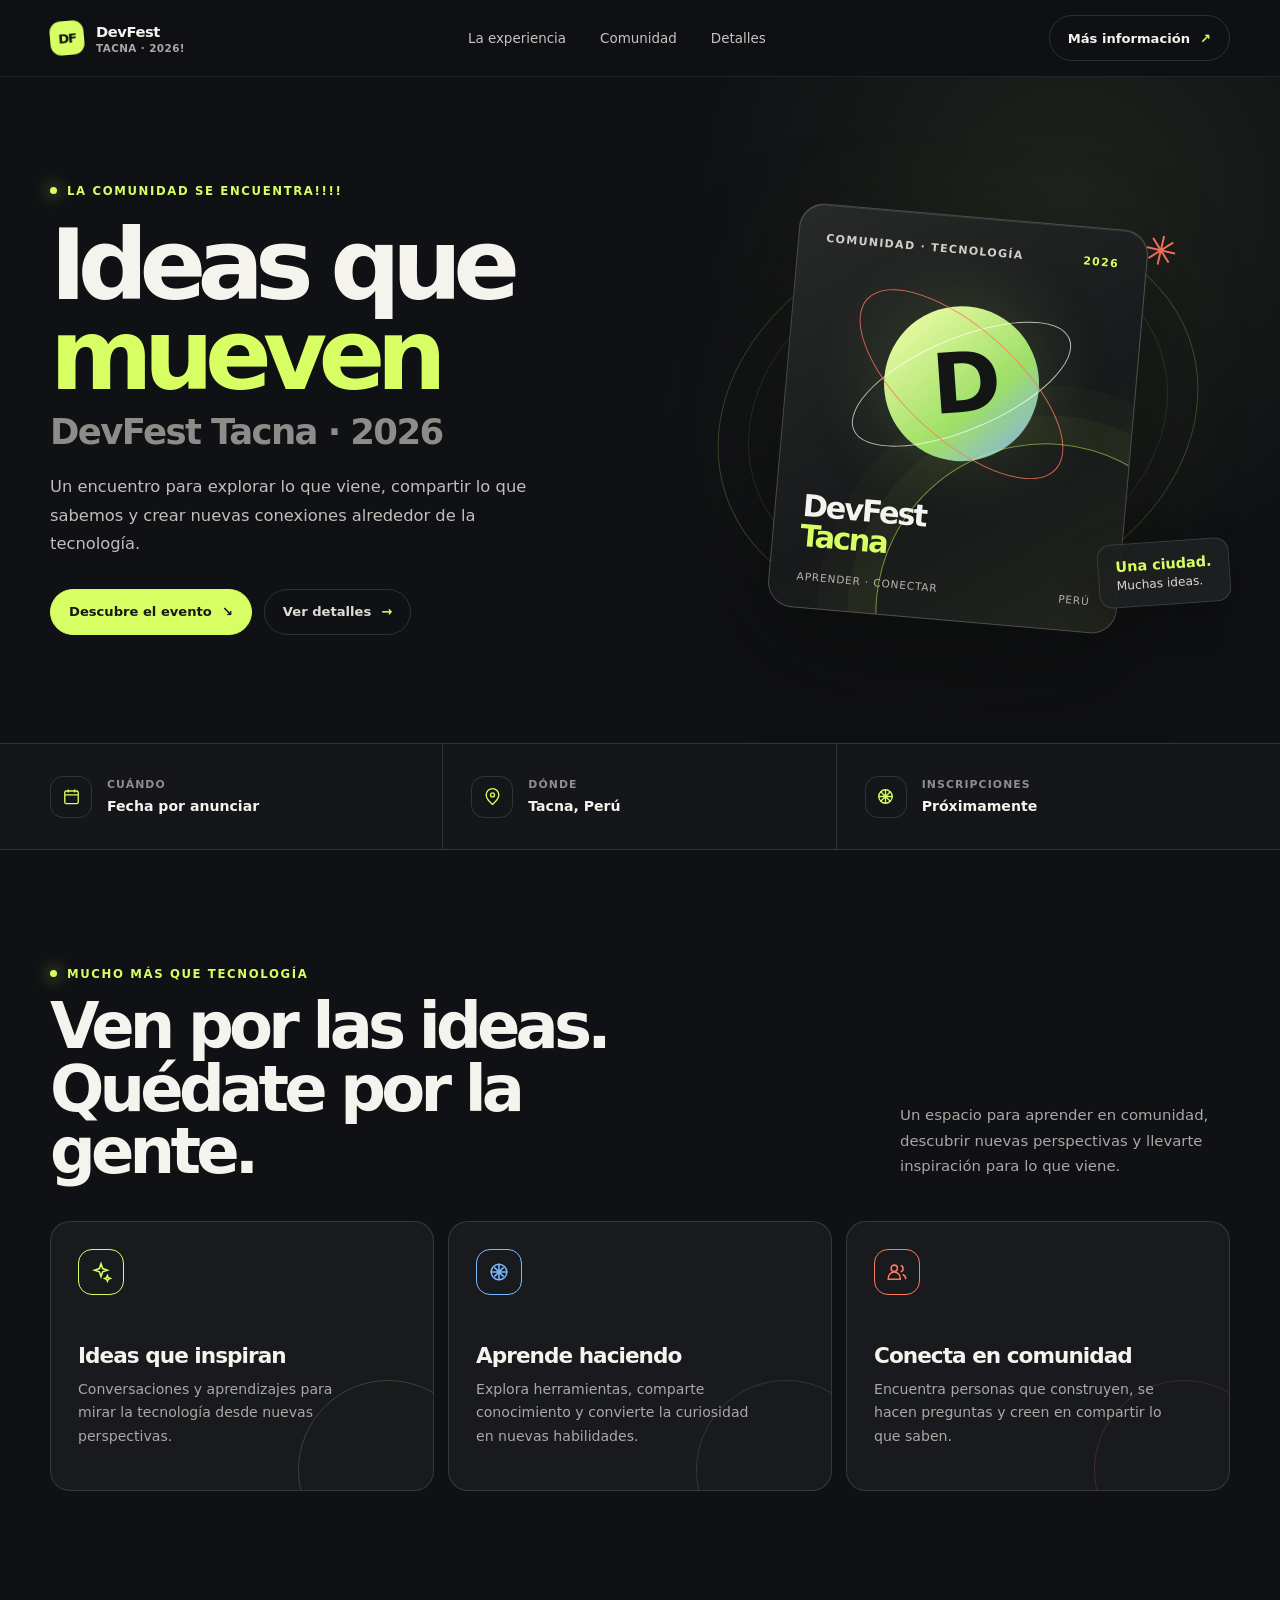
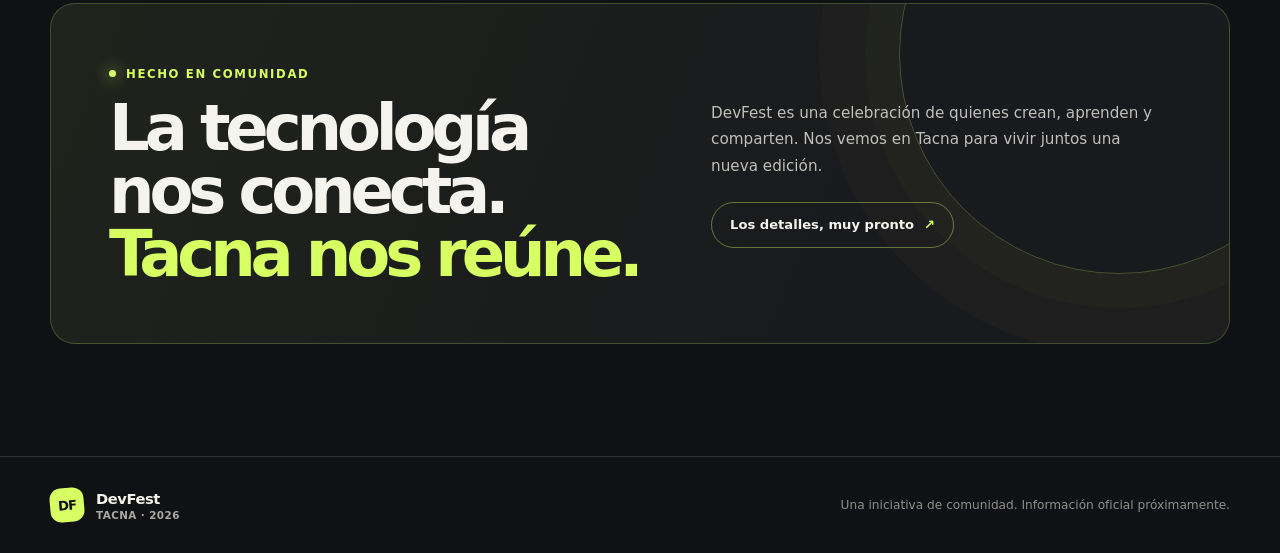
<file: public/index.html>
<!DOCTYPE html>
<html lang="es">
  <head>
    <meta charset="utf-8">
    <meta name="viewport" content="width=device-width, initial-scale=1">
    <meta name="theme-color" content="#101114">
    <meta name="description" content="DevFest Tacna 2026: tecnología, ideas y comunidad. Muy pronto compartiremos todos los detalles.">
    <title>DevFest Tacna 2026 — La tecnología nos conecta!</title>
    <link rel="stylesheet" href="styles.css">
  </head>
  <body>
    <header class="topbar">
      <nav class="nav wrap" aria-label="Navegación principal">
        <a class="brand" href="#inicio" aria-label="DevFest Tacna, inicio">
          <span class="brand-mark" aria-hidden="true">DF</span>
          <span>DevFest <small>TACNA · 2026!</small></span>
        </a>
        <div class="nav-links" id="nav-links">
          <a href="#experiencia">La experiencia</a>
          <a href="#comunidad">Comunidad</a>
          <a href="#detalles">Detalles</a>
        </div>
        <a class="nav-cta" href="#detalles">Más información <span aria-hidden="true">↗</span></a>
        <button class="menu-toggle" type="button" aria-label="Abrir menú" aria-expanded="false" aria-controls="nav-links">
          <svg viewBox="0 0 24 24" width="19" height="19" fill="none" stroke="currentColor" stroke-width="1.8" aria-hidden="true"><path d="M4 7h16M4 12h16M4 17h16"/></svg>
        </button>
      </nav>
    </header>

    <main>
      <section class="hero" id="inicio">
        <div class="hero-grid wrap">
          <div class="hero-copy">
            <span class="eyebrow">La comunidad se encuentra!!!!</span>
            <h1>Ideas que<br><span class="line-two">mueven</span><span class="tacna">DevFest Tacna · 2026</span></h1>
            <p>Un encuentro para explorar lo que viene, compartir lo que sabemos y crear nuevas conexiones alrededor de la tecnología.</p>
            <div class="hero-actions">
              <a class="button button-primary" href="#experiencia">Descubre el evento <span class="arrow" aria-hidden="true">↘</span></a>
              <a class="button button-quiet" href="#detalles">Ver detalles <span class="arrow" aria-hidden="true">→</span></a>
            </div>
          </div>
          <div class="hero-art" aria-label="Ilustración de DevFest Tacna 2026" role="img">
            <div class="art-orbit" aria-hidden="true"></div>
            <div class="art-glow" aria-hidden="true"></div>
            <span class="floating-star" aria-hidden="true">✳</span>
            <div class="event-card" aria-hidden="true">
              <div class="card-top"><span>Comunidad · Tecnología</span><span>2026</span></div>
              <div class="card-art">
                <div class="card-sun"></div>
                <div class="card-ring"></div>
                <div class="card-ring ring-two"></div>
                <span class="card-monogram">D</span>
              </div>
              <h2 class="card-title">DevFest<span>Tacna</span></h2>
              <div class="card-footer"><span>Aprender · Conectar</span><span>Perú</span></div>
            </div>
            <div class="floating-note"><strong>Una ciudad.</strong>Muchas ideas.</div>
          </div>
        </div>
      </section>

      <section class="details" id="detalles" aria-label="Información del evento">
        <div class="details-grid wrap">
          <div class="detail">
            <span class="detail-icon" aria-hidden="true"><svg viewBox="0 0 24 24" fill="none" stroke="currentColor" stroke-width="1.7"><rect x="3.5" y="5" width="17" height="16" rx="2"/><path d="M16 3v4M8 3v4M4 10h16"/></svg></span>
            <span><span class="detail-label">Cuándo</span><strong>Fecha por anunciar</strong></span>
          </div>
          <div class="detail">
            <span class="detail-icon" aria-hidden="true"><svg viewBox="0 0 24 24" fill="none" stroke="currentColor" stroke-width="1.7"><path d="M20 10c0 5-8 12-8 12S4 15 4 10a8 8 0 1 1 16 0Z"/><circle cx="12" cy="10" r="2.5"/></svg></span>
            <span><span class="detail-label">Dónde</span><strong>Tacna, Perú</strong></span>
          </div>
          <div class="detail">
            <span class="detail-icon" aria-hidden="true"><svg viewBox="0 0 24 24" fill="none" stroke="currentColor" stroke-width="1.7"><path d="M12 3v18M3 12h18M5.64 5.64l12.72 12.72m0-12.72L5.64 18.36"/><circle cx="12" cy="12" r="8.5"/></svg></span>
            <span><span class="detail-label">Inscripciones</span><strong>Próximamente</strong></span>
          </div>
        </div>
      </section>

      <section class="content-section" id="experiencia">
        <div class="wrap">
          <div class="section-heading">
            <div><span class="eyebrow">Mucho más que tecnología</span><h2>Ven por las ideas.<br>Quédate por la gente.</h2></div>
            <p>Un espacio para aprender en comunidad, descubrir nuevas perspectivas y llevarte inspiración para lo que viene.</p>
          </div>
          <div class="experience-grid">
            <article class="experience-card">
              <span class="experience-icon" aria-hidden="true"><svg viewBox="0 0 24 24" fill="none" stroke="currentColor" stroke-width="1.7"><path d="m12 3 1.8 5.2L19 10l-5.2 1.8L12 17l-1.8-5.2L5 10l5.2-1.8L12 3Z"/><path d="m19 16 .9 2.1L22 19l-2.1.9L19 22l-.9-2.1L16 19l2.1-.9L19 16Z"/></svg></span>
              <h3>Ideas que inspiran</h3><p>Conversaciones y aprendizajes para mirar la tecnología desde nuevas perspectivas.</p>
            </article>
            <article class="experience-card">
              <span class="experience-icon" aria-hidden="true"><svg viewBox="0 0 24 24" fill="none" stroke="currentColor" stroke-width="1.7"><path d="M12 3v18M3 12h18"/><circle cx="12" cy="12" r="8.5"/><path d="m7 7 10 10m0-10L7 17"/></svg></span>
              <h3>Aprende haciendo</h3><p>Explora herramientas, comparte conocimiento y convierte la curiosidad en nuevas habilidades.</p>
            </article>
            <article class="experience-card">
              <span class="experience-icon" aria-hidden="true"><svg viewBox="0 0 24 24" fill="none" stroke="currentColor" stroke-width="1.7"><circle cx="9" cy="8" r="3.5"/><path d="M2.5 20v-1.5a6.5 6.5 0 0 1 13 0V20ZM16 5a3.5 3.5 0 0 1 0 6.8m2 3a5 5 0 0 1 3.5 4.8V20"/></svg></span>
              <h3>Conecta en comunidad</h3><p>Encuentra personas que construyen, se hacen preguntas y creen en compartir lo que saben.</p>
            </article>
          </div>
        </div>
      </section>

      <section class="community" id="comunidad">
        <div class="community-panel wrap">
          <div><span class="eyebrow">Hecho en comunidad</span><h2>La tecnología<br>nos conecta.<br><span>Tacna nos reúne.</span></h2></div>
          <div class="community-copy"><p>DevFest es una celebración de quienes crean, aprenden y comparten. Nos vemos en Tacna para vivir juntos una nueva edición.</p><a class="button" href="#detalles">Los detalles, muy pronto <span class="arrow" aria-hidden="true">↗</span></a></div>
        </div>
      </section>
    </main>

    <footer>
      <div class="footer-inner wrap">
        <a class="brand" href="#inicio"><span class="brand-mark" aria-hidden="true">DF</span><span>DevFest <small>TACNA · 2026</small></span></a>
        <span class="footer-note">Una iniciativa de comunidad. Información oficial próximamente.</span>
      </div>
    </footer>

    <script>
      const menuButton = document.querySelector('.menu-toggle');
      const navLinks = document.querySelector('.nav-links');

      menuButton.addEventListener('click', () => {
        const isOpen = menuButton.getAttribute('aria-expanded') === 'true';
        menuButton.setAttribute('aria-expanded', String(!isOpen));
        menuButton.setAttribute('aria-label', isOpen ? 'Abrir menú' : 'Cerrar menú');
        navLinks.classList.toggle('is-open', !isOpen);
      });

      navLinks.addEventListener('click', (event) => {
        if (event.target.closest('a')) {
          menuButton.setAttribute('aria-expanded', 'false');
          menuButton.setAttribute('aria-label', 'Abrir menú');
          navLinks.classList.remove('is-open');
        }
      });
    </script>
  </body>
</html>
</file>
<file: public/styles.css>
:root {
  color-scheme: dark;
  --ink: #f5f3ed;
  --muted: #a9a8a2;
  --night: #101114;
  --panel: #191a1e;
  --line: rgba(255, 255, 255, 0.13);
  --lime: #d7ff63;
  --orange: #ff765e;
  --blue: #79baff;
  --page-width: 1180px;
}

*,
*::before,
*::after {
  box-sizing: border-box;
}
html {
  scroll-behavior: smooth;
  scroll-padding-top: 90px;
}
body {
  margin: 0;
  background: var(--night);
  color: var(--ink);
  font-family:
    Inter,
    ui-sans-serif,
    system-ui,
    -apple-system,
    BlinkMacSystemFont,
    "Segoe UI",
    sans-serif;
  -webkit-font-smoothing: antialiased;
}
a {
  color: inherit;
  text-decoration: none;
}
button {
  font: inherit;
}
.wrap {
  width: min(var(--page-width), calc(100% - 48px));
  margin-inline: auto;
}
.eyebrow {
  display: inline-flex;
  align-items: center;
  gap: 10px;
  color: var(--lime);
  font-size: 0.73rem;
  font-weight: 750;
  letter-spacing: 0.14em;
  text-transform: uppercase;
}
.eyebrow::before {
  width: 7px;
  height: 7px;
  border-radius: 50%;
  background: currentColor;
  content: "";
  box-shadow: 0 0 16px currentColor;
}

.topbar {
  position: sticky;
  z-index: 20;
  top: 0;
  border-bottom: 1px solid rgba(255, 255, 255, 0.08);
  background: rgba(16, 17, 20, 0.84);
  backdrop-filter: blur(18px);
}
.nav {
  min-height: 76px;
  display: flex;
  align-items: center;
  justify-content: space-between;
  gap: 28px;
}
.brand {
  display: inline-flex;
  align-items: center;
  gap: 12px;
  font-size: 0.92rem;
  font-weight: 760;
  letter-spacing: -0.03em;
}
.brand-mark {
  width: 34px;
  height: 34px;
  display: grid;
  place-items: center;
  border-radius: 11px;
  background: var(--lime);
  color: var(--night);
  font-size: 0.82rem;
  font-weight: 900;
  letter-spacing: -0.08em;
  transform: rotate(-5deg);
}
.brand small {
  display: block;
  margin-top: 2px;
  color: var(--muted);
  font-size: 0.65rem;
  font-weight: 550;
  letter-spacing: 0.04em;
}
.nav-links {
  display: flex;
  align-items: center;
  gap: 34px;
  color: #c6c5c0;
  font-size: 0.84rem;
}
.nav-links a {
  transition: color 0.2s ease;
}
.nav-links a:hover {
  color: var(--lime);
}
.nav-cta,
.button {
  display: inline-flex;
  min-height: 46px;
  align-items: center;
  justify-content: center;
  gap: 10px;
  padding: 0 18px;
  border: 1px solid var(--line);
  border-radius: 999px;
  color: var(--ink);
  font-size: 0.82rem;
  font-weight: 700;
  transition:
    transform 0.2s ease,
    background 0.2s ease,
    border-color 0.2s ease;
}
.nav-cta:hover,
.button:hover {
  transform: translateY(-2px);
  border-color: rgba(215, 255, 99, 0.6);
}
.nav-cta span,
.button .arrow {
  color: var(--lime);
}
.menu-toggle {
  display: none;
  width: 42px;
  height: 42px;
  place-items: center;
  border: 1px solid var(--line);
  border-radius: 50%;
  background: transparent;
  color: var(--ink);
  cursor: pointer;
}

.hero {
  position: relative;
  overflow: hidden;
  padding: 86px 0 70px;
}
.hero::before {
  position: absolute;
  top: -260px;
  right: -170px;
  width: 760px;
  height: 760px;
  border-radius: 50%;
  background: radial-gradient(
    circle,
    rgba(97, 119, 69, 0.17),
    rgba(16, 17, 20, 0) 68%
  );
  content: "";
  pointer-events: none;
}
.hero-grid {
  position: relative;
  display: grid;
  grid-template-columns: 1.05fr 0.95fr;
  align-items: center;
  gap: 36px;
}
.hero-copy {
  position: relative;
  z-index: 1;
  padding: 12px 0 34px;
}
.hero h1 {
  max-width: 700px;
  margin: 23px 0 20px;
  font-size: clamp(3.55rem, 7.7vw, 7.25rem);
  font-weight: 760;
  letter-spacing: -0.09em;
  line-height: 0.91;
}
.hero h1 .line-two {
  display: block;
  color: var(--lime);
}
.hero h1 .medellin {
  display: block;
  margin-top: 12px;
  color: #8d8c88;
  font-size: 0.36em;
  font-weight: 650;
  letter-spacing: -0.045em;
  line-height: 1.15;
}
.hero h1 .tacna {
  display: block;
  margin-top: 12px;
  color: #8d8c88;
  font-size: 0.36em;
  font-weight: 650;
  letter-spacing: -0.045em;
  line-height: 1.15;
}
.hero-copy > p {
  max-width: 480px;
  margin: 0;
  color: #c0bfba;
  font-size: 1.02rem;
  line-height: 1.75;
}
.hero-actions {
  display: flex;
  flex-wrap: wrap;
  gap: 12px;
  margin-top: 30px;
}
.button-primary {
  border-color: var(--lime);
  background: var(--lime);
  color: #171912;
}
.button-primary:hover {
  border-color: #e6ffad;
  background: #e6ffad;
}
.button-primary .arrow {
  color: #171912;
}
.button-quiet {
  color: #dddcd6;
}
.button svg {
  width: 16px;
  height: 16px;
}

.hero-art {
  position: relative;
  min-height: 510px;
  display: grid;
  place-items: center;
}
.art-orbit {
  position: absolute;
  width: min(94%, 490px);
  aspect-ratio: 1;
  border: 1px solid rgba(215, 255, 99, 0.22);
  border-radius: 50%;
  transform: rotate(-18deg) scaleY(0.78);
}
.art-orbit::before,
.art-orbit::after {
  position: absolute;
  border: 1px solid rgba(255, 255, 255, 0.1);
  border-radius: 50%;
  content: "";
  inset: 30px;
}
.art-orbit::after {
  inset: 65px;
  border-color: rgba(255, 118, 94, 0.22);
}
.art-glow {
  position: absolute;
  width: 260px;
  height: 260px;
  border-radius: 50%;
  background: #c7f26a;
  filter: blur(105px);
  opacity: 0.14;
}
.event-card {
  position: relative;
  z-index: 1;
  width: min(350px, 76%);
  min-height: 405px;
  overflow: hidden;
  padding: 27px;
  border: 1px solid rgba(255, 255, 255, 0.2);
  border-radius: 25px;
  background: linear-gradient(145deg, #282a28 0%, #17191b 58%, #22241d 100%);
  box-shadow:
    0 34px 100px rgba(0, 0, 0, 0.42),
    inset 0 1px rgba(255, 255, 255, 0.1);
  transform: rotate(5deg);
}
.event-card::after {
  position: absolute;
  right: -100px;
  bottom: -155px;
  width: 340px;
  height: 340px;
  border: 1px solid rgba(215, 255, 99, 0.5);
  border-radius: 50%;
  box-shadow:
    0 0 0 28px rgba(215, 255, 99, 0.035),
    0 0 0 58px rgba(215, 255, 99, 0.025);
  content: "";
}
.card-top {
  display: flex;
  align-items: center;
  justify-content: space-between;
  color: #d0d0c8;
  font-size: 0.69rem;
  font-weight: 740;
  letter-spacing: 0.12em;
  text-transform: uppercase;
}
.card-top span:last-child {
  color: var(--lime);
}
.card-art {
  position: relative;
  height: 205px;
  display: grid;
  place-items: center;
  margin: 24px -8px 18px;
}
.card-sun {
  position: absolute;
  width: 155px;
  height: 155px;
  border-radius: 50%;
  background: linear-gradient(135deg, #f8ffae, #9ddf67 62%, #77a6ff);
  box-shadow: 0 0 85px rgba(183, 241, 105, 0.19);
}
.card-ring {
  position: absolute;
  width: 235px;
  height: 92px;
  border: 1px solid rgba(255, 255, 255, 0.7);
  border-radius: 50%;
  transform: rotate(-28deg);
}
.card-ring.ring-two {
  width: 255px;
  height: 112px;
  border-color: rgba(255, 118, 94, 0.8);
  transform: rotate(37deg);
}
.card-monogram {
  position: relative;
  z-index: 1;
  color: #141615;
  font-size: 5.2rem;
  font-weight: 900;
  letter-spacing: -0.13em;
  transform: rotate(-9deg);
}
.card-title {
  position: relative;
  z-index: 1;
  margin: 0;
  font-size: 1.9rem;
  font-weight: 800;
  letter-spacing: -0.07em;
  line-height: 0.98;
}
.card-title span {
  display: block;
  color: var(--lime);
}
.card-footer {
  position: absolute;
  z-index: 1;
  right: 27px;
  bottom: 25px;
  left: 27px;
  display: flex;
  justify-content: space-between;
  align-items: end;
  color: #b6b5ad;
  font-size: 0.66rem;
  letter-spacing: 0.08em;
  text-transform: uppercase;
}
.floating-note {
  position: absolute;
  z-index: 2;
  right: 0;
  bottom: 68px;
  padding: 14px 17px;
  border: 1px solid var(--line);
  border-radius: 14px;
  background: rgba(31, 32, 34, 0.91);
  box-shadow: 0 14px 40px rgba(0, 0, 0, 0.24);
  color: #dad9d3;
  font-size: 0.76rem;
  transform: rotate(-4deg);
}
.floating-note strong {
  display: block;
  margin-bottom: 4px;
  color: var(--lime);
  font-size: 0.9rem;
}
.floating-star {
  position: absolute;
  top: 65px;
  right: 52px;
  color: var(--orange);
  font-size: 2.5rem;
  transform: rotate(13deg);
}

.details {
  border-block: 1px solid var(--line);
  background: rgba(255, 255, 255, 0.018);
}
.details-grid {
  display: grid;
  grid-template-columns: repeat(3, 1fr);
}
.detail {
  min-height: 105px;
  display: flex;
  align-items: center;
  gap: 15px;
  padding: 20px 28px;
  border-right: 1px solid var(--line);
}
.detail:first-child {
  padding-left: 0;
}
.detail:last-child {
  border-right: 0;
}
.detail-icon {
  width: 42px;
  height: 42px;
  flex: 0 0 42px;
  display: grid;
  place-items: center;
  border: 1px solid var(--line);
  border-radius: 13px;
  color: var(--lime);
}
.detail-icon svg {
  width: 19px;
  height: 19px;
}
.detail-label {
  display: block;
  margin-bottom: 5px;
  color: #8f8e89;
  font-size: 0.68rem;
  font-weight: 700;
  letter-spacing: 0.1em;
  text-transform: uppercase;
}
.detail strong {
  font-size: 0.88rem;
  font-weight: 650;
}

section.content-section {
  padding: 112px 0;
}
.section-heading {
  display: flex;
  align-items: end;
  justify-content: space-between;
  gap: 40px;
  margin-bottom: 38px;
}
.section-heading h2 {
  max-width: 630px;
  margin: 14px 0 0;
  font-size: clamp(2.5rem, 5vw, 4.65rem);
  font-weight: 720;
  letter-spacing: -0.075em;
  line-height: 0.98;
}
.section-heading > p {
  max-width: 330px;
  margin: 0 0 4px;
  color: var(--muted);
  font-size: 0.93rem;
  line-height: 1.7;
}
.experience-grid {
  display: grid;
  grid-template-columns: repeat(3, 1fr);
  gap: 14px;
}
.experience-card {
  position: relative;
  min-height: 270px;
  overflow: hidden;
  padding: 27px;
  border: 1px solid var(--line);
  border-radius: 20px;
  background: var(--panel);
}
.experience-card::after {
  position: absolute;
  right: -45px;
  bottom: -70px;
  width: 180px;
  height: 180px;
  border: 1px solid currentColor;
  border-radius: 50%;
  opacity: 0.18;
  box-shadow:
    0 0 0 20px rgba(255, 255, 255, 0.015),
    0 0 0 44px rgba(255, 255, 255, 0.015);
  content: "";
}
.experience-card:nth-child(1) {
  color: var(--lime);
}
.experience-card:nth-child(2) {
  color: var(--blue);
}
.experience-card:nth-child(3) {
  color: var(--orange);
}
.experience-icon {
  width: 46px;
  height: 46px;
  display: grid;
  place-items: center;
  border: 1px solid currentColor;
  border-radius: 14px;
}
.experience-icon svg {
  width: 22px;
  height: 22px;
}
.experience-card h3 {
  position: relative;
  z-index: 1;
  margin: 48px 0 10px;
  color: var(--ink);
  font-size: 1.35rem;
  letter-spacing: -0.045em;
}
.experience-card p {
  position: relative;
  z-index: 1;
  max-width: 290px;
  margin: 0;
  color: #aaa9a3;
  font-size: 0.88rem;
  line-height: 1.65;
}

.community {
  padding: 0 0 112px;
}
.community-panel {
  position: relative;
  overflow: hidden;
  display: grid;
  grid-template-columns: 1.1fr 0.9fr;
  gap: 40px;
  align-items: center;
  padding: 58px;
  border: 1px solid rgba(215, 255, 99, 0.22);
  border-radius: 25px;
  background: linear-gradient(112deg, #20231c, #191a1d 68%);
}
.community-panel::after {
  position: absolute;
  right: -110px;
  top: -170px;
  width: 440px;
  height: 440px;
  border: 1px solid rgba(215, 255, 99, 0.24);
  border-radius: 50%;
  box-shadow:
    0 0 0 34px rgba(215, 255, 99, 0.025),
    0 0 0 80px rgba(215, 255, 99, 0.02);
  content: "";
}
.community h2 {
  position: relative;
  z-index: 1;
  max-width: 560px;
  margin: 16px 0 0;
  font-size: clamp(2.6rem, 5vw, 4.5rem);
  letter-spacing: -0.08em;
  line-height: 0.98;
}
.community h2 span {
  color: var(--lime);
}
.community-copy {
  position: relative;
  z-index: 1;
}
.community-copy p {
  margin: 0 0 22px;
  color: #c0bfba;
  font-size: 0.95rem;
  line-height: 1.75;
}
.community-copy .button {
  border-color: rgba(215, 255, 99, 0.4);
}

footer {
  border-top: 1px solid var(--line);
}
.footer-inner {
  min-height: 96px;
  display: flex;
  align-items: center;
  justify-content: space-between;
  gap: 24px;
  color: #8f8e89;
  font-size: 0.76rem;
}
.footer-inner .brand {
  color: var(--ink);
}
.footer-note {
  text-align: right;
}

@media (max-width: 850px) {
  .hero {
    padding-top: 58px;
  }
  .hero-grid {
    grid-template-columns: 1fr 0.8fr;
    gap: 10px;
  }
  .hero-art {
    min-height: 410px;
  }
  .event-card {
    min-height: 350px;
    padding: 22px;
  }
  .card-art {
    height: 170px;
  }
  .card-sun {
    width: 130px;
    height: 130px;
  }
  .card-title {
    font-size: 1.65rem;
  }
  .floating-note {
    right: -5px;
    bottom: 38px;
  }
  .detail {
    padding-inline: 16px;
  }
  .community-panel {
    padding: 42px;
  }
}
@media (max-width: 640px) {
  .wrap {
    width: min(var(--page-width), calc(100% - 36px));
  }
  .nav {
    min-height: 68px;
  }
  .menu-toggle {
    display: grid;
  }
  .nav-cta {
    display: none;
  }
  .nav-links {
    position: absolute;
    top: 68px;
    right: 0;
    left: 0;
    display: none;
    align-items: stretch;
    gap: 0;
    padding: 10px 18px 18px;
    border-bottom: 1px solid var(--line);
    background: #151619;
  }
  .nav-links.is-open {
    display: flex;
    flex-direction: column;
  }
  .nav-links a {
    padding: 14px 4px;
    border-bottom: 1px solid rgba(255, 255, 255, 0.07);
  }
  .nav-links a:last-child {
    border-bottom: 0;
  }
  .hero {
    padding: 56px 0 45px;
  }
  .hero-grid {
    grid-template-columns: 1fr;
  }
  .hero-copy {
    padding: 0;
  }
  .hero h1 {
    font-size: clamp(3.6rem, 15vw, 5.5rem);
  }
  .hero-copy > p {
    max-width: 440px;
    font-size: 0.94rem;
  }
  .hero-art {
    min-height: 390px;
    margin-top: 12px;
  }
  .event-card {
    width: min(320px, 74%);
    min-height: 355px;
  }
  .floating-note {
    right: 1%;
    bottom: 42px;
  }
  .floating-star {
    top: 28px;
    right: 11%;
  }
  .details-grid {
    grid-template-columns: 1fr;
    padding-block: 10px;
  }
  .detail,
  .detail:first-child {
    min-height: 78px;
    padding: 12px 0;
    border-right: 0;
    border-bottom: 1px solid var(--line);
  }
  .detail:last-child {
    border-bottom: 0;
  }
  section.content-section {
    padding: 78px 0;
  }
  .section-heading {
    display: block;
    margin-bottom: 28px;
  }
  .section-heading h2 {
    font-size: clamp(2.7rem, 12vw, 4rem);
  }
  .section-heading > p {
    margin-top: 18px;
  }
  .experience-grid {
    grid-template-columns: 1fr;
  }
  .experience-card {
    min-height: 230px;
  }
  .experience-card h3 {
    margin-top: 36px;
  }
  .community {
    padding-bottom: 78px;
  }
  .community-panel {
    grid-template-columns: 1fr;
    gap: 25px;
    padding: 34px 25px;
  }
  .community h2 {
    font-size: clamp(2.8rem, 12vw, 4rem);
  }
  .footer-inner {
    min-height: 110px;
    align-items: flex-start;
    justify-content: center;
    flex-direction: column;
    gap: 12px;
    padding-block: 22px;
  }
  .footer-note {
    text-align: left;
  }
}
@media (prefers-reduced-motion: reduce) {
  *,
  *::before,
  *::after {
    scroll-behavior: auto !important;
    transition-duration: 0.01ms !important;
  }
}
</file>
